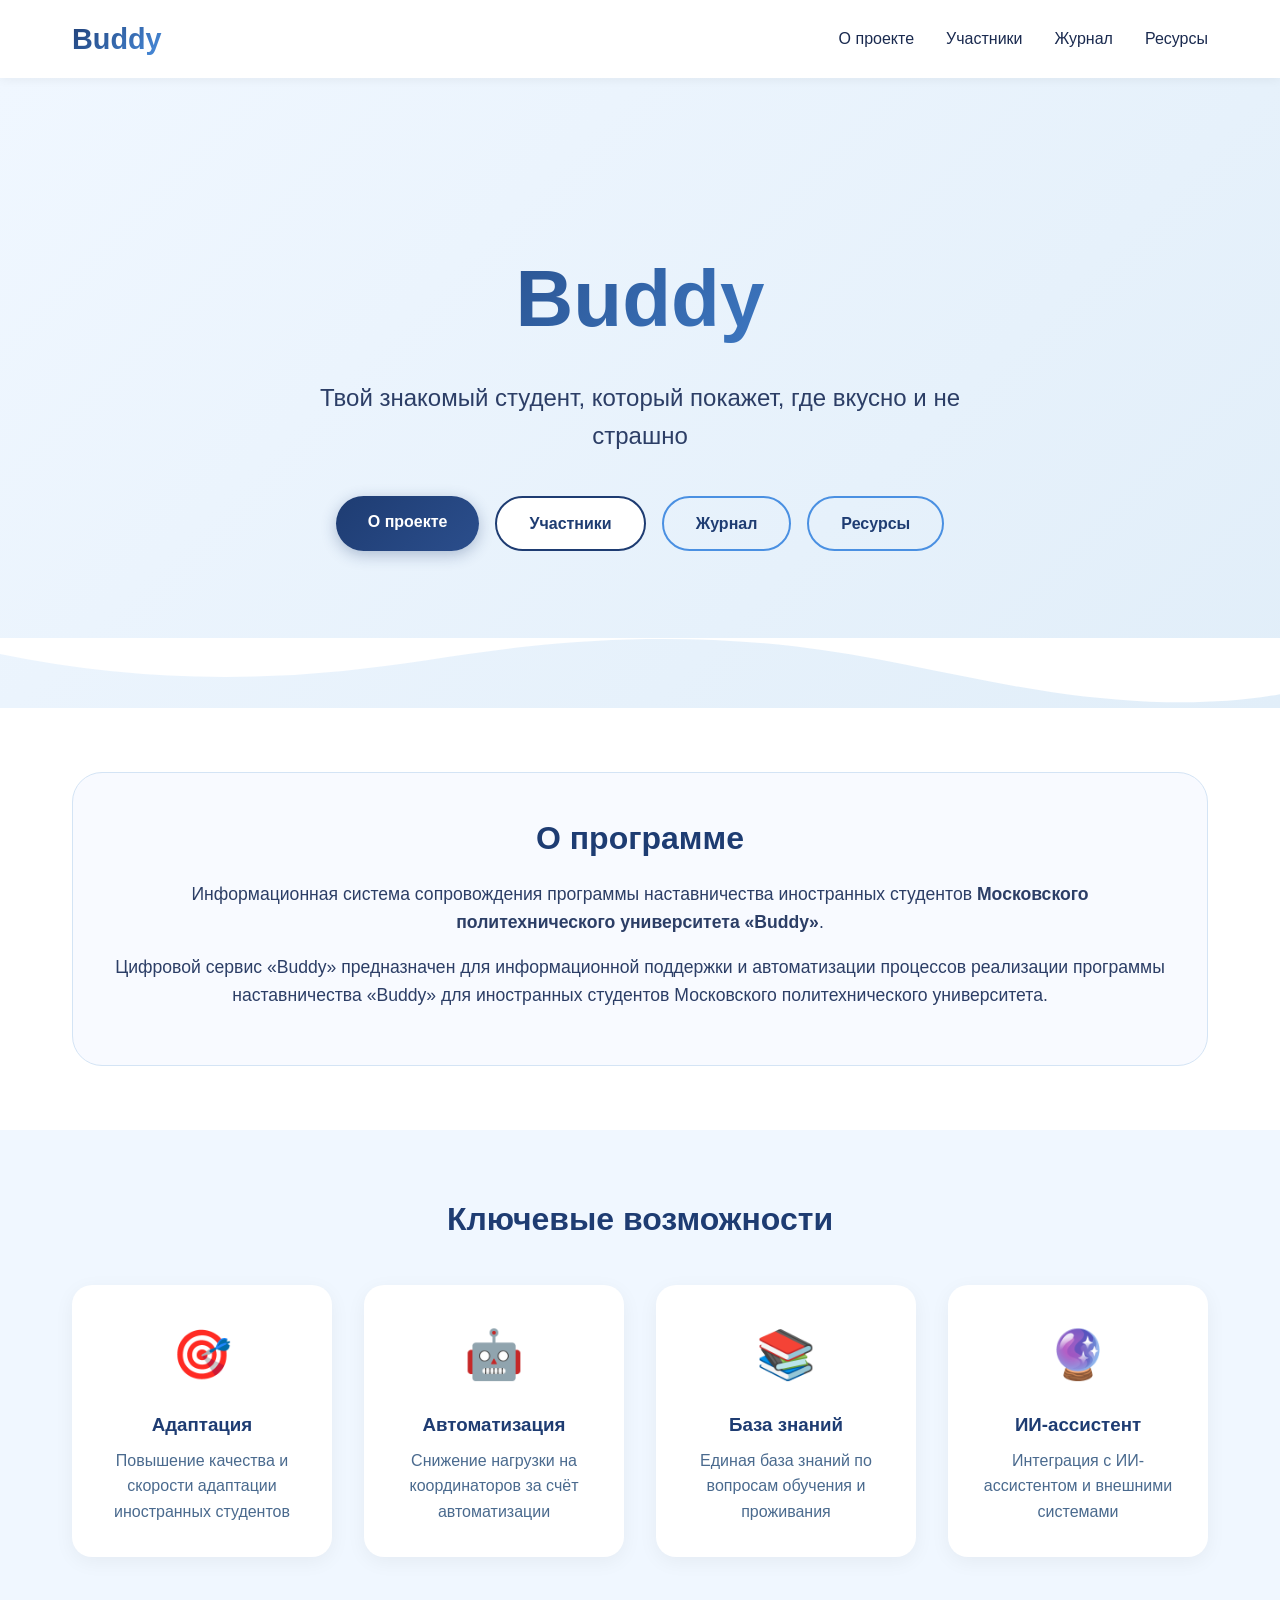
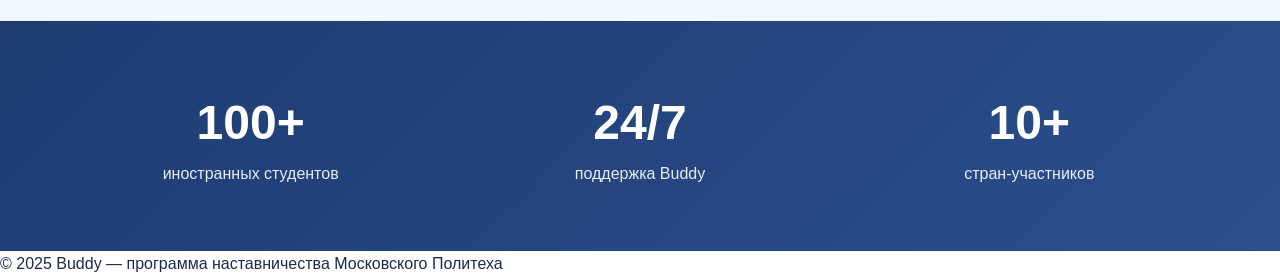
<file: index.html>
<!DOCTYPE html>
<html lang="ru">
<head>
    <meta charset="UTF-8">
    <meta name="viewport" content="width=device-width, initial-scale=1.0">
    <title>Buddy — программа наставничества</title>
    <link rel="stylesheet" href="style.css">
</head>
<body>
    <header>
        <nav>
            <a href="index.html" class="logo">Buddy</a>
            <div class="nav-links">
                <a href="about.html">О проекте</a>
                <a href="members.html">Участники</a>
                <a href="journal.html">Журнал</a>
                <a href="resources.html">Ресурсы</a>
            </div>
        </nav>
    </header>

    <main>
        <section class="hero">
            <div class="hero-content">
                <h1>Buddy</h1>
                <p class="subtitle">Твой знакомый студент, который покажет, где вкусно и не страшно</p>
                <div class="hero-buttons">
                    <a href="about.html" class="btn btn-primary">О проекте</a>
                    <a href="members.html" class="btn btn-secondary">Участники</a>
                    <a href="journal.html" class="btn btn-outline">Журнал</a>
                    <a href="resources.html" class="btn btn-outline">Ресурсы</a>
                </div>
            </div>
            <div class="hero-wave">
                <svg viewBox="0 0 1200 120" preserveAspectRatio="none">
                    <path d="M321.39,56.44c58-10.79,114.16-30.13,172-41.86,82.39-16.72,168.19-17.73,250.45-.39C823.78,31,906.67,72,985.66,92.83c70.05,18.48,146.53,26.09,214.34,3V0H0V27.35A600.21,600.21,0,0,0,321.39,56.44Z"></path>
                </svg>
            </div>
        </section>

        <section class="description">
            <div class="container">
                <div class="desc-card">
                    <h2>О программе</h2>
                    <p>Информационная система сопровождения программы наставничества иностранных студентов <strong>Московского политехнического университета «Buddy»</strong>.</p>
                    <p>Цифровой сервис «Buddy» предназначен для информационной поддержки и автоматизации процессов реализации программы наставничества «Buddy» для иностранных студентов Московского политехнического университета.</p>
                </div>
            </div>
        </section>

        <section class="features">
            <div class="container">
                <h2>Ключевые возможности</h2>
                <div class="features-grid">
                    <div class="feature-card">
                        <div class="feature-icon">🎯</div>
                        <h3>Адаптация</h3>
                        <p>Повышение качества и скорости адаптации иностранных студентов</p>
                    </div>
                    <div class="feature-card">
                        <div class="feature-icon">🤖</div>
                        <h3>Автоматизация</h3>
                        <p>Снижение нагрузки на координаторов за счёт автоматизации</p>
                    </div>
                    <div class="feature-card">
                        <div class="feature-icon">📚</div>
                        <h3>База знаний</h3>
                        <p>Единая база знаний по вопросам обучения и проживания</p>
                    </div>
                    <div class="feature-card">
                        <div class="feature-icon">🔮</div>
                        <h3>ИИ-ассистент</h3>
                        <p>Интеграция с ИИ-ассистентом и внешними системами</p>
                    </div>
                </div>
            </div>
        </section>

        <section class="stats">
            <div class="container">
                <div class="stats-grid">
                    <div class="stat-item">
                        <div class="stat-number">100+</div>
                        <div class="stat-label">иностранных студентов</div>
                    </div>
                    <div class="stat-item">
                        <div class="stat-number">24/7</div>
                        <div class="stat-label">поддержка Buddy</div>
                    </div>
                    <div class="stat-item">
                        <div class="stat-number">10+</div>
                        <div class="stat-label">стран-участников</div>
                    </div>
                </div>
            </div>
        </section>
    </main>

    <footer>
        <p>© 2025 Buddy — программа наставничества Московского Политеха</p>
    </footer>
</body>
</html>
</file>
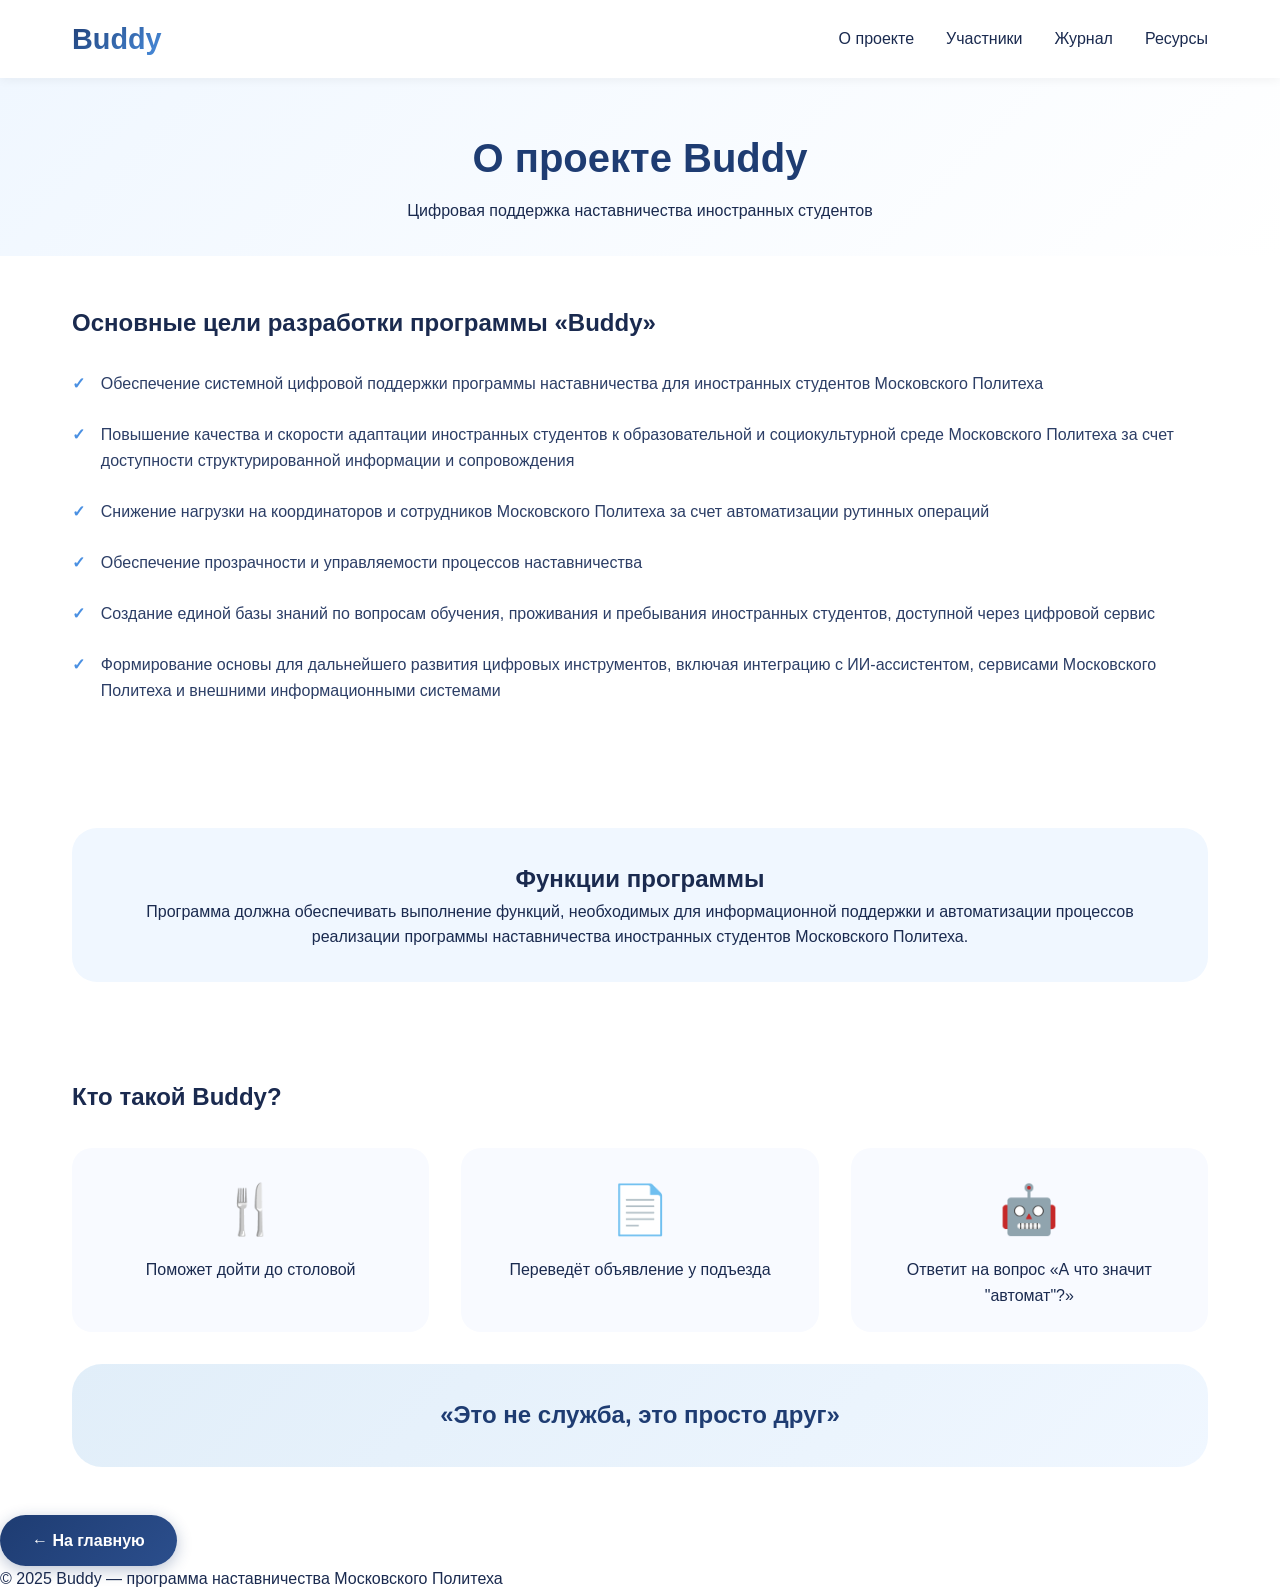
<file: about.html>
<!DOCTYPE html>
<html lang="ru">
<head>
    <meta charset="UTF-8">
    <meta name="viewport" content="width=device-width, initial-scale=1.0">
    <title>О проекте Buddy</title>
    <link rel="stylesheet" href="style.css">
</head>
<body>
    <header>
        <nav>
            <a href="index.html" class="logo">Buddy</a>
            <div class="nav-links">
                <a href="about.html">О проекте</a>
                <a href="members.html">Участники</a>
                <a href="journal.html">Журнал</a>
                <a href="resources.html">Ресурсы</a>
            </div>
        </nav>
    </header>

    <main>
        <section class="page-header">
            <h1>О проекте Buddy</h1>
            <p>Цифровая поддержка наставничества иностранных студентов</p>
        </section>

        <section class="goals">
            <div class="container">
                <div class="goals-content">
                    <h2>Основные цели разработки программы «Buddy»</h2>
                    <ul class="goals-list">
                        <li>Обеспечение системной цифровой поддержки программы наставничества для иностранных студентов Московского Политеха</li>
                        <li>Повышение качества и скорости адаптации иностранных студентов к образовательной и социокультурной среде Московского Политеха за счет доступности структурированной информации и сопровождения</li>
                        <li>Снижение нагрузки на координаторов и сотрудников Московского Политеха за счет автоматизации рутинных операций</li>
                        <li>Обеспечение прозрачности и управляемости процессов наставничества</li>
                        <li>Создание единой базы знаний по вопросам обучения, проживания и пребывания иностранных студентов, доступной через цифровой сервис</li>
                        <li>Формирование основы для дальнейшего развития цифровых инструментов, включая интеграцию с ИИ-ассистентом, сервисами Московского Политеха и внешними информационными системами</li>
                    </ul>
                </div>
            </div>
        </section>

        <section class="functions">
            <div class="container">
                <div class="func-card">
                    <h2>Функции программы</h2>
                    <p>Программа должна обеспечивать выполнение функций, необходимых для информационной поддержки и автоматизации процессов реализации программы наставничества иностранных студентов Московского Политеха.</p>
                </div>
            </div>
        </section>

        <section class="who-is-buddy">
            <div class="container">
                <h2>Кто такой Buddy?</h2>
                <div class="buddy-grid">
                    <div class="buddy-card">
                        <div class="buddy-icon">🍴</div>
                        <p>Поможет дойти до столовой</p>
                    </div>
                    <div class="buddy-card">
                        <div class="buddy-icon">📄</div>
                        <p>Переведёт объявление у подъезда</p>
                    </div>
                    <div class="buddy-card">
                        <div class="buddy-icon">🤖</div>
                        <p>Ответит на вопрос «А что значит "автомат"?»</p>
                    </div>
                </div>
                <div class="buddy-quote">
                    <p><strong>«Это не служба, это просто друг»</strong></p>
                </div>
            </div>
        </section>

        <div class="back-home">
            <a href="index.html" class="btn btn-primary">← На главную</a>
        </div>
    </main>

    <footer>
        <p>© 2025 Buddy — программа наставничества Московского Политеха</p>
    </footer>
</body>
</html>
</file>
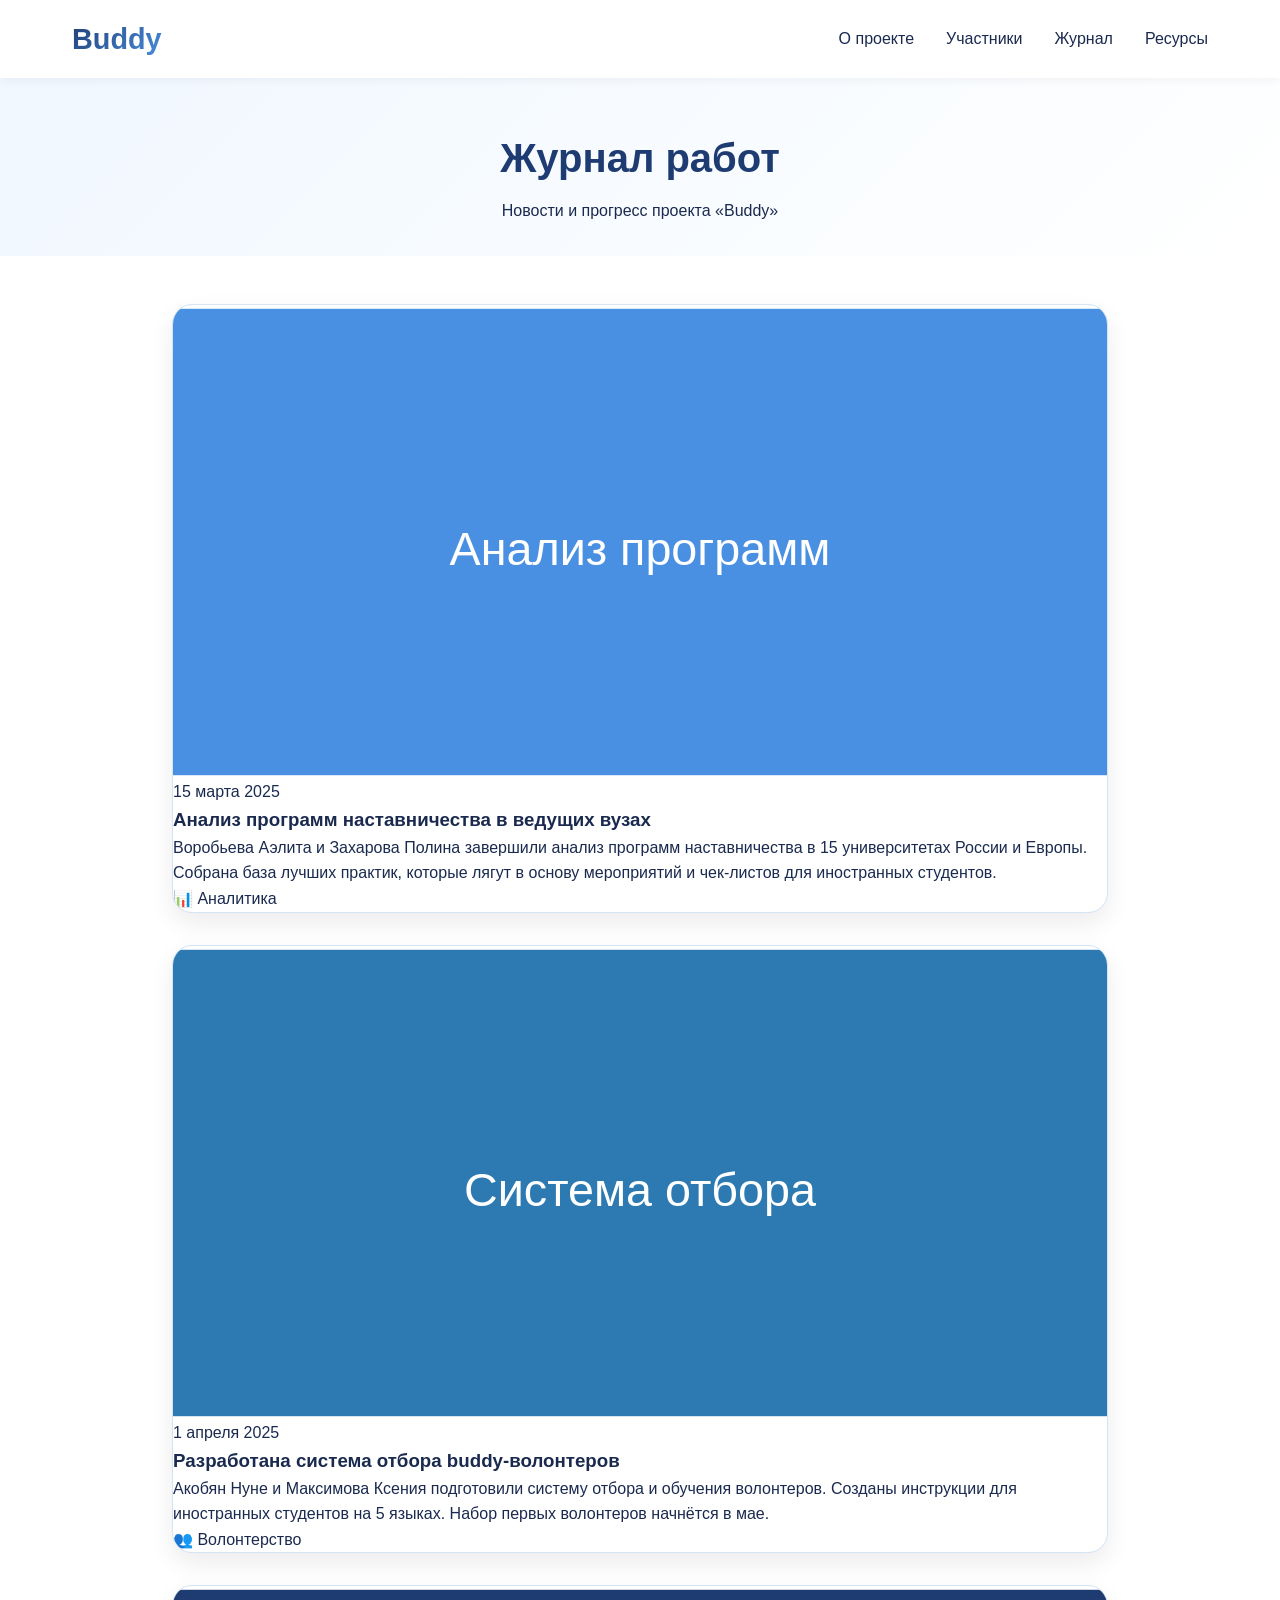
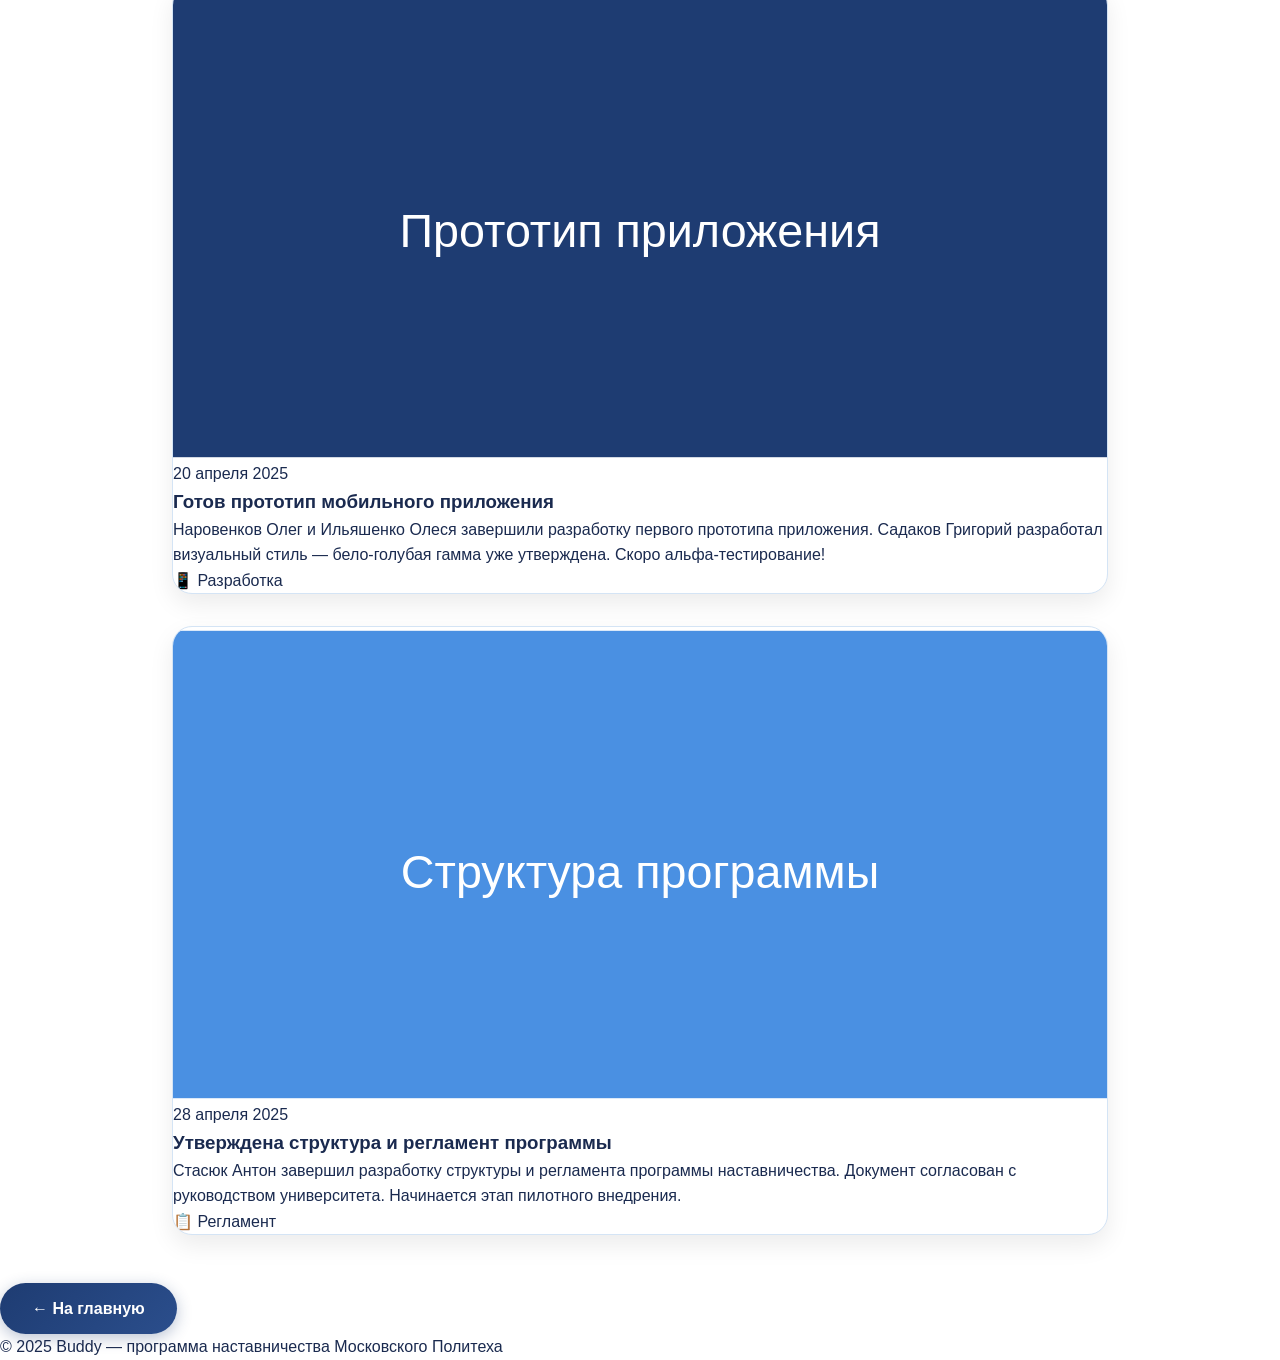
<file: journal.html>
<!DOCTYPE html>
<html lang="ru">
<head>
    <meta charset="UTF-8">
    <meta name="viewport" content="width=device-width, initial-scale=1.0">
    <title>Журнал работ — Buddy</title>
    <link rel="stylesheet" href="style.css">
</head>
<body>
    <header>
        <nav>
            <a href="index.html" class="logo">Buddy</a>
            <div class="nav-links">
                <a href="about.html">О проекте</a>
                <a href="members.html">Участники</a>
                <a href="journal.html">Журнал</a>
                <a href="resources.html">Ресурсы</a>
            </div>
        </nav>
    </header>

    <main>
        <section class="page-header">
            <h1>Журнал работ</h1>
            <p>Новости и прогресс проекта «Buddy»</p>
        </section>

        <section class="journal-grid">
            <article class="journal-post">
                <div class="post-image">
                    <img src="data:image/svg+xml,%3Csvg xmlns='http://www.w3.org/2000/svg' viewBox='0 0 400 200'%3E%3Crect width='400' height='200' fill='%234a90e2'/%3E%3Ctext x='200' y='110' text-anchor='middle' fill='white' font-size='20' font-family='Arial'%3EАнализ программ%3C/text%3E%3C/svg%3E" alt="Анализ программ">
                </div>
                <div class="post-content">
                    <div class="post-date">15 марта 2025</div>
                    <h3>Анализ программ наставничества в ведущих вузах</h3>
                    <p>Воробьева Аэлита и Захарова Полина завершили анализ программ наставничества в 15 университетах России и Европы. Собрана база лучших практик, которые лягут в основу мероприятий и чек-листов для иностранных студентов.</p>
                    <div class="post-tag">📊 Аналитика</div>
                </div>
            </article>

            <article class="journal-post">
                <div class="post-image">
                    <img src="data:image/svg+xml,%3Csvg xmlns='http://www.w3.org/2000/svg' viewBox='0 0 400 200'%3E%3Crect width='400' height='200' fill='%232c7ab1'/%3E%3Ctext x='200' y='110' text-anchor='middle' fill='white' font-size='20' font-family='Arial'%3EСистема отбора%3C/text%3E%3C/svg%3E" alt="Система отбора">
                </div>
                <div class="post-content">
                    <div class="post-date">1 апреля 2025</div>
                    <h3>Разработана система отбора buddy-волонтеров</h3>
                    <p>Акобян Нуне и Максимова Ксения подготовили систему отбора и обучения волонтеров. Созданы инструкции для иностранных студентов на 5 языках. Набор первых волонтеров начнётся в мае.</p>
                    <div class="post-tag">👥 Волонтерство</div>
                </div>
            </article>

            <article class="journal-post">
                <div class="post-image">
                    <img src="data:image/svg+xml,%3Csvg xmlns='http://www.w3.org/2000/svg' viewBox='0 0 400 200'%3E%3Crect width='400' height='200' fill='%231e3c72'/%3E%3Ctext x='200' y='110' text-anchor='middle' fill='white' font-size='20' font-family='Arial'%3EПрототип приложения%3C/text%3E%3C/svg%3E" alt="Прототип приложения">
                </div>
                <div class="post-content">
                    <div class="post-date">20 апреля 2025</div>
                    <h3>Готов прототип мобильного приложения</h3>
                    <p>Наровенков Олег и Ильяшенко Олеся завершили разработку первого прототипа приложения. Садаков Григорий разработал визуальный стиль — бело-голубая гамма уже утверждена. Скоро альфа-тестирование!</p>
                    <div class="post-tag">📱 Разработка</div>
                </div>
            </article>

            <article class="journal-post">
                <div class="post-image">
                    <img src="data:image/svg+xml,%3Csvg xmlns='http://www.w3.org/2000/svg' viewBox='0 0 400 200'%3E%3Crect width='400' height='200' fill='%234a90e2'/%3E%3Ctext x='200' y='110' text-anchor='middle' fill='white' font-size='20' font-family='Arial'%3EСтруктура программы%3C/text%3E%3C/svg%3E" alt="Структура программы">
                </div>
                <div class="post-content">
                    <div class="post-date">28 апреля 2025</div>
                    <h3>Утверждена структура и регламент программы</h3>
                    <p>Стасюк Антон завершил разработку структуры и регламента программы наставничества. Документ согласован с руководством университета. Начинается этап пилотного внедрения.</p>
                    <div class="post-tag">📋 Регламент</div>
                </div>
            </article>
        </section>

        <div class="back-home">
            <a href="index.html" class="btn btn-primary">← На главную</a>
        </div>
    </main>

    <footer>
        <p>© 2025 Buddy — программа наставничества Московского Политеха</p>
    </footer>
</body>
</html>
</file>
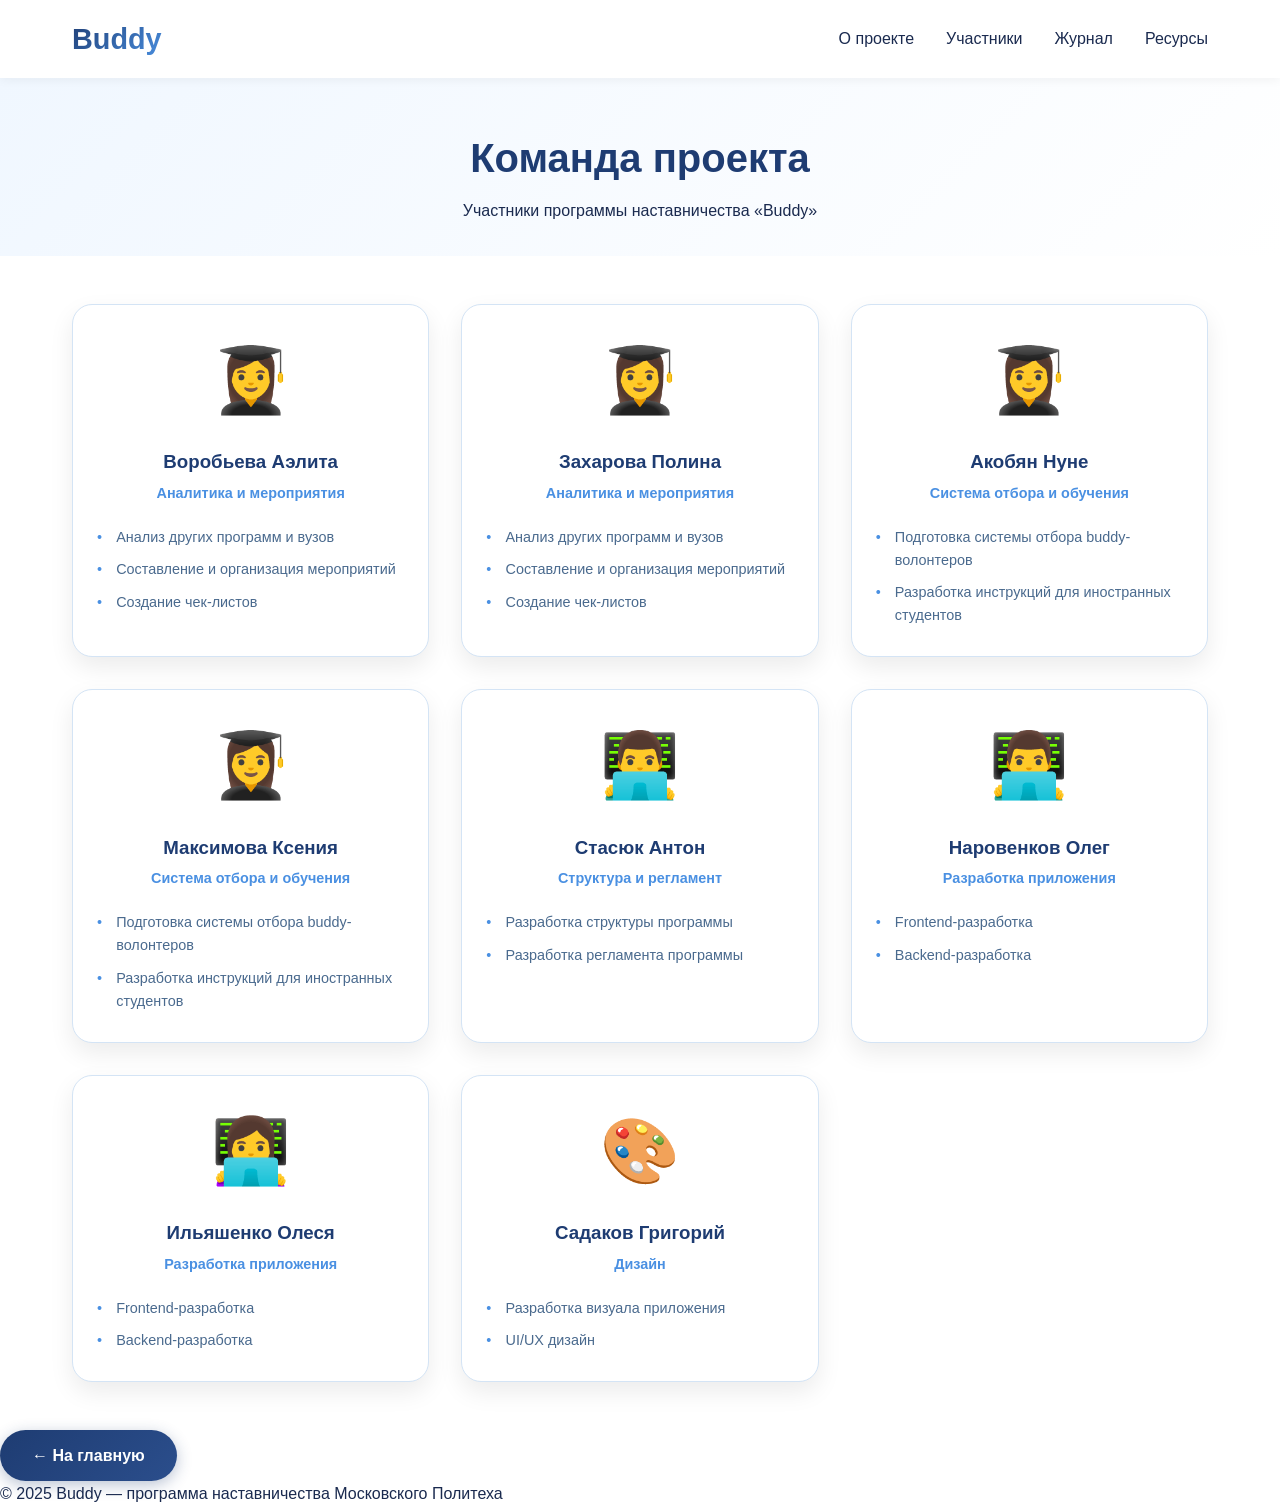
<file: members.html>
<!DOCTYPE html>
<html lang="ru">
<head>
    <meta charset="UTF-8">
    <meta name="viewport" content="width=device-width, initial-scale=1.0">
    <title>Участники проекта Buddy</title>
    <link rel="stylesheet" href="style.css">
</head>
<body>
    <header>
        <nav>
            <a href="index.html" class="logo">Buddy</a>
            <div class="nav-links">
                <a href="about.html">О проекте</a>
                <a href="members.html">Участники</a>
                <a href="journal.html">Журнал</a>
                <a href="resources.html">Ресурсы</a>
            </div>
        </nav>
    </header>

    <main>
        <section class="page-header">
            <h1>Команда проекта</h1>
            <p>Участники программы наставничества «Buddy»</p>
        </section>

        <section class="members-grid">
            <div class="member-card">
                <div class="member-avatar">👩‍🎓</div>
                <h3>Воробьева Аэлита</h3>
                <p class="member-role">Аналитика и мероприятия</p>
                <ul class="member-tasks">
                    <li>Анализ других программ и вузов</li>
                    <li>Составление и организация мероприятий</li>
                    <li>Создание чек-листов</li>
                </ul>
            </div>

            <div class="member-card">
                <div class="member-avatar">👩‍🎓</div>
                <h3>Захарова Полина</h3>
                <p class="member-role">Аналитика и мероприятия</p>
                <ul class="member-tasks">
                    <li>Анализ других программ и вузов</li>
                    <li>Составление и организация мероприятий</li>
                    <li>Создание чек-листов</li>
                </ul>
            </div>

            <div class="member-card">
                <div class="member-avatar">👩‍🎓</div>
                <h3>Акобян Нуне</h3>
                <p class="member-role">Система отбора и обучения</p>
                <ul class="member-tasks">
                    <li>Подготовка системы отбора buddy-волонтеров</li>
                    <li>Разработка инструкций для иностранных студентов</li>
                </ul>
            </div>

            <div class="member-card">
                <div class="member-avatar">👩‍🎓</div>
                <h3>Максимова Ксения</h3>
                <p class="member-role">Система отбора и обучения</p>
                <ul class="member-tasks">
                    <li>Подготовка системы отбора buddy-волонтеров</li>
                    <li>Разработка инструкций для иностранных студентов</li>
                </ul>
            </div>

            <div class="member-card">
                <div class="member-avatar">👨‍💻</div>
                <h3>Стасюк Антон</h3>
                <p class="member-role">Структура и регламент</p>
                <ul class="member-tasks">
                    <li>Разработка структуры программы</li>
                    <li>Разработка регламента программы</li>
                </ul>
            </div>

            <div class="member-card">
                <div class="member-avatar">👨‍💻</div>
                <h3>Наровенков Олег</h3>
                <p class="member-role">Разработка приложения</p>
                <ul class="member-tasks">
                    <li>Frontend-разработка</li>
                    <li>Backend-разработка</li>
                </ul>
            </div>

            <div class="member-card">
                <div class="member-avatar">👩‍💻</div>
                <h3>Ильяшенко Олеся</h3>
                <p class="member-role">Разработка приложения</p>
                <ul class="member-tasks">
                    <li>Frontend-разработка</li>
                    <li>Backend-разработка</li>
                </ul>
            </div>

            <div class="member-card">
                <div class="member-avatar">🎨</div>
                <h3>Садаков Григорий</h3>
                <p class="member-role">Дизайн</p>
                <ul class="member-tasks">
                    <li>Разработка визуала приложения</li>
                    <li>UI/UX дизайн</li>
                </ul>
            </div>
        </section>

        <div class="back-home">
            <a href="index.html" class="btn btn-primary">← На главную</a>
        </div>
    </main>

    <footer>
        <p>© 2025 Buddy — программа наставничества Московского Политеха</p>
    </footer>
</body>
</html>
</file>
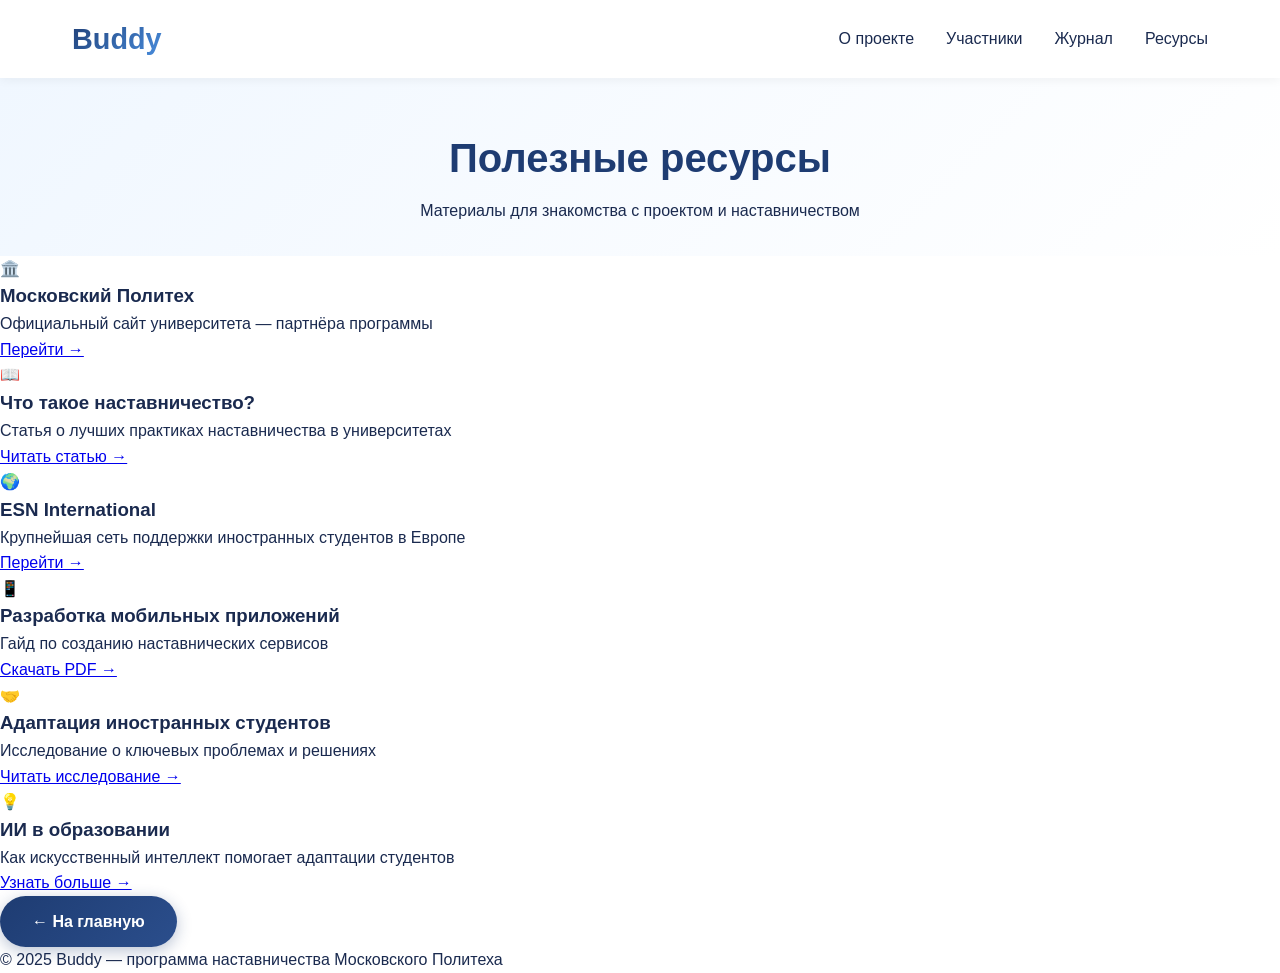
<file: resources.html>
<!DOCTYPE html>
<html lang="ru">
<head>
    <meta charset="UTF-8">
    <meta name="viewport" content="width=device-width, initial-scale=1.0">
    <title>Ресурсы — Buddy</title>
    <link rel="stylesheet" href="style.css">
</head>
<body>
    <header>
        <nav>
            <a href="index.html" class="logo">Buddy</a>
            <div class="nav-links">
                <a href="about.html">О проекте</a>
                <a href="members.html">Участники</a>
                <a href="journal.html">Журнал</a>
                <a href="resources.html">Ресурсы</a>
            </div>
        </nav>
    </header>

    <main>
        <section class="page-header">
            <h1>Полезные ресурсы</h1>
            <p>Материалы для знакомства с проектом и наставничеством</p>
        </section>

        <section class="resources-grid">
            <div class="resource-card">
                <div class="resource-icon">🏛️</div>
                <h3>Московский Политех</h3>
                <p>Официальный сайт университета — партнёра программы</p>
                <a href="https://mospolytech.ru" target="_blank" class="resource-link">Перейти →</a>
            </div>

            <div class="resource-card">
                <div class="resource-icon">📖</div>
                <h3>Что такое наставничество?</h3>
                <p>Статья о лучших практиках наставничества в университетах</p>
                <a href="#" class="resource-link">Читать статью →</a>
            </div>

            <div class="resource-card">
                <div class="resource-icon">🌍</div>
                <h3>ESN International</h3>
                <p>Крупнейшая сеть поддержки иностранных студентов в Европе</p>
                <a href="https://esn.org" target="_blank" class="resource-link">Перейти →</a>
            </div>

            <div class="resource-card">
                <div class="resource-icon">📱</div>
                <h3>Разработка мобильных приложений</h3>
                <p>Гайд по созданию наставнических сервисов</p>
                <a href="#" class="resource-link">Скачать PDF →</a>
            </div>

            <div class="resource-card">
                <div class="resource-icon">🤝</div>
                <h3>Адаптация иностранных студентов</h3>
                <p>Исследование о ключевых проблемах и решениях</p>
                <a href="#" class="resource-link">Читать исследование →</a>
            </div>

            <div class="resource-card">
                <div class="resource-icon">💡</div>
                <h3>ИИ в образовании</h3>
                <p>Как искусственный интеллект помогает адаптации студентов</p>
                <a href="#" class="resource-link">Узнать больше →</a>
            </div>
        </section>

        <div class="back-home">
            <a href="index.html" class="btn btn-primary">← На главную</a>
        </div>
    </main>

    <footer>
        <p>© 2025 Buddy — программа наставничества Московского Политеха</p>
    </footer>
</body>
</html>
</file>
<file: style.css>
* {
    margin: 0;
    padding: 0;
    box-sizing: border-box;
}

body {
    font-family: 'Segoe UI', Tahoma, Geneva, Verdana, sans-serif;
    background: white;
    color: #1a2a4f;
    line-height: 1.6;
    display: flex;
    flex-direction: column;
    min-height: 100vh;
}

main {
    flex: 1;
}

.container {
    max-width: 1200px;
    margin: 0 auto;
    padding: 0 2rem;
}

/* Шапка и навигация */
header {
    background: white;
    box-shadow: 0 2px 10px rgba(0,0,0,0.05);
    position: sticky;
    top: 0;
    z-index: 100;
}

nav {
    max-width: 1200px;
    margin: 0 auto;
    padding: 1rem 2rem;
    display: flex;
    justify-content: space-between;
    align-items: center;
    flex-wrap: wrap;
}

.logo {
    font-size: 1.8rem;
    font-weight: bold;
    text-decoration: none;
    background: linear-gradient(135deg, #1e3c72, #4a90e2);
    -webkit-background-clip: text;
    background-clip: text;
    color: transparent;
}

.nav-links {
    display: flex;
    gap: 2rem;
}

.nav-links a {
    text-decoration: none;
    color: #1a2a4f;
    font-weight: 500;
    transition: color 0.3s;
}

.nav-links a:hover {
    color: #4a90e2;
}

/* Hero секция */
.hero {
    background: linear-gradient(135deg, #f0f7ff 0%, #e1eef9 100%);
    min-height: 70vh;
    display: flex;
    align-items: center;
    justify-content: center;
    text-align: center;
    position: relative;
    overflow: hidden;
}

.hero-content {
    max-width: 800px;
    padding: 2rem;
    z-index: 2;
}

.hero h1 {
    font-size: 5rem;
    background: linear-gradient(135deg, #1e3c72, #4a90e2);
    -webkit-background-clip: text;
    background-clip: text;
    color: transparent;
    margin-bottom: 1rem;
}

.subtitle {
    font-size: 1.5rem;
    color: #2c3e66;
    margin-bottom: 2.5rem;
}

.hero-buttons {
    display: flex;
    gap: 1rem;
    justify-content: center;
    flex-wrap: wrap;
}

.hero-wave {
    position: absolute;
    bottom: 0;
    left: 0;
    width: 100%;
    overflow: hidden;
    line-height: 0;
}

.hero-wave svg {
    position: relative;
    display: block;
    width: calc(100% + 1.3px);
    height: 70px;
}

.hero-wave path {
    fill: white;
}

/* Кнопки */
.btn {
    display: inline-block;
    padding: 0.8rem 2rem;
    border-radius: 50px;
    text-decoration: none;
    font-weight: 600;
    transition: all 0.3s ease;
    cursor: pointer;
    font-size: 1rem;
}

.btn-primary {
    background: linear-gradient(135deg, #1e3c72, #2b4e8c);
    color: white;
    box-shadow: 0 4px 15px rgba(30,60,114,0.3);
}

.btn-primary:hover {
    transform: translateY(-2px);
    box-shadow: 0 6px 20px rgba(30,60,114,0.4);
}

.btn-secondary {
    background: white;
    color: #1e3c72;
    border: 2px solid #1e3c72;
}

.btn-secondary:hover {
    background: #1e3c72;
    color: white;
}

.btn-outline {
    background: transparent;
    color: #1e3c72;
    border: 2px solid #4a90e2;
}

.btn-outline:hover {
    background: #4a90e2;
    color: white;
}

/* Описание на главной */
.description {
    padding: 4rem 0;
    background: white;
}

.desc-card {
    background: #f8faff;
    padding: 2.5rem;
    border-radius: 30px;
    text-align: center;
    border: 1px solid #d4e4f5;
}

.desc-card h2 {
    color: #1e3c72;
    margin-bottom: 1rem;
    font-size: 2rem;
}

.desc-card p {
    color: #2c3e66;
    font-size: 1.1rem;
    margin-bottom: 1rem;
}

/* Особенности */
.features {
    padding: 4rem 0;
    background: #f0f7ff;
}

.features h2 {
    text-align: center;
    color: #1e3c72;
    font-size: 2rem;
    margin-bottom: 2.5rem;
}

.features-grid {
    display: grid;
    grid-template-columns: repeat(auto-fit, minmax(250px, 1fr));
    gap: 2rem;
}

.feature-card {
    background: white;
    padding: 2rem;
    text-align: center;
    border-radius: 20px;
    transition: transform 0.3s;
    box-shadow: 0 5px 20px rgba(0,0,0,0.05);
}

.feature-card:hover {
    transform: translateY(-5px);
}

.feature-icon {
    font-size: 3rem;
    margin-bottom: 1rem;
}

.feature-card h3 {
    color: #1e3c72;
    margin-bottom: 0.5rem;
}

.feature-card p {
    color: #4a6a8e;
}

/* Статистика */
.stats {
    padding: 4rem 0;
    background: linear-gradient(135deg, #1e3c72, #2b4e8c);
    color: white;
}

.stats-grid {
    display: grid;
    grid-template-columns: repeat(auto-fit, minmax(200px, 1fr));
    gap: 2rem;
    text-align: center;
}

.stat-number {
    font-size: 3rem;
    font-weight: bold;
}

.stat-label {
    font-size: 1rem;
    opacity: 0.9;
}

/* Заголовки страниц */
.page-header {
    text-align: center;
    padding: 3rem 2rem 2rem;
    background: linear-gradient(135deg, #f0f7ff, white);
}

.page-header h1 {
    font-size: 2.5rem;
    color: #1e3c72;
    margin-bottom: 0.5rem;
}

/* Цели */
.goals, .functions, .who-is-buddy {
    padding: 3rem 0;
}

.goals-list {
    list-style: none;
    padding: 1rem 0;
}

.goals-list li {
    padding: 0.8rem 0;
    padding-left: 1.8rem;
    position: relative;
    font-size: 1rem;
    color: #2c3e66;
}

.goals-list li::before {
    content: "✓";
    position: absolute;
    left: 0;
    color: #4a90e2;
    font-weight: bold;
}

.func-card {
    background: #f0f7ff;
    padding: 2rem;
    border-radius: 25px;
    text-align: center;
}

/* Кто такой Buddy */
.buddy-grid {
    display: grid;
    grid-template-columns: repeat(auto-fit, minmax(200px, 1fr));
    gap: 2rem;
    margin: 2rem 0;
}

.buddy-card {
    text-align: center;
    padding: 1.5rem;
    background: #f8faff;
    border-radius: 20px;
}

.buddy-icon {
    font-size: 3rem;
    margin-bottom: 0.5rem;
}

.buddy-quote {
    text-align: center;
    padding: 2rem;
    background: linear-gradient(135deg, #e1eef9, #f0f7ff);
    border-radius: 30px;
    margin-top: 2rem;
}

.buddy-quote p {
    font-size: 1.5rem;
    color: #1e3c72;
}

/* Участники */
.members-grid {
    max-width: 1200px;
    margin: 3rem auto;
    display: grid;
    grid-template-columns: repeat(auto-fit, minmax(280px, 1fr));
    gap: 2rem;
    padding: 0 2rem;
}

.member-card {
    background: white;
    border-radius: 20px;
    padding: 1.5rem;
    text-align: center;
    box-shadow: 0 10px 25px rgba(0,0,0,0.08);
    border: 1px solid #d4e4f5;
    transition: transform 0.3s;
}

.member-card:hover {
    transform: translateY(-5px);
}

.member-avatar {
    font-size: 4rem;
    margin-bottom: 1rem;
}

.member-card h3 {
    color: #1e3c72;
    margin-bottom: 0.3rem;
}

.member-role {
    color: #4a90e2;
    font-weight: 600;
    margin-bottom: 1rem;
    font-size: 0.9rem;
}

.member-tasks {
    list-style: none;
    text-align: left;
    margin-top: 1rem;
}

.member-tasks li {
    padding: 0.3rem 0;
    padding-left: 1.2rem;
    position: relative;
    font-size: 0.9rem;
    color: #4a6a8e;
}

.member-tasks li::before {
    content: "•";
    position: absolute;
    left: 0;
    color: #4a90e2;
}

/* Журнал */
.journal-grid {
    max-width: 1000px;
    margin: 3rem auto;
    padding: 0 2rem;
    display: flex;
    flex-direction: column;
    gap: 2rem;
}

.journal-post {
    background: white;
    border-radius: 20px;
    overflow: hidden;
    display: flex;
    flex-wrap: wrap;
    box-shadow: 0 10px 25px rgba(0,0,0,0.08);
    border: 1px solid #d4e4f5;
}

.post-image {
    flex: 1;
    min-width: 200px;
}

.post-image img {
    width: 100%;
    height: 100%;
    object-fit:
</file>
